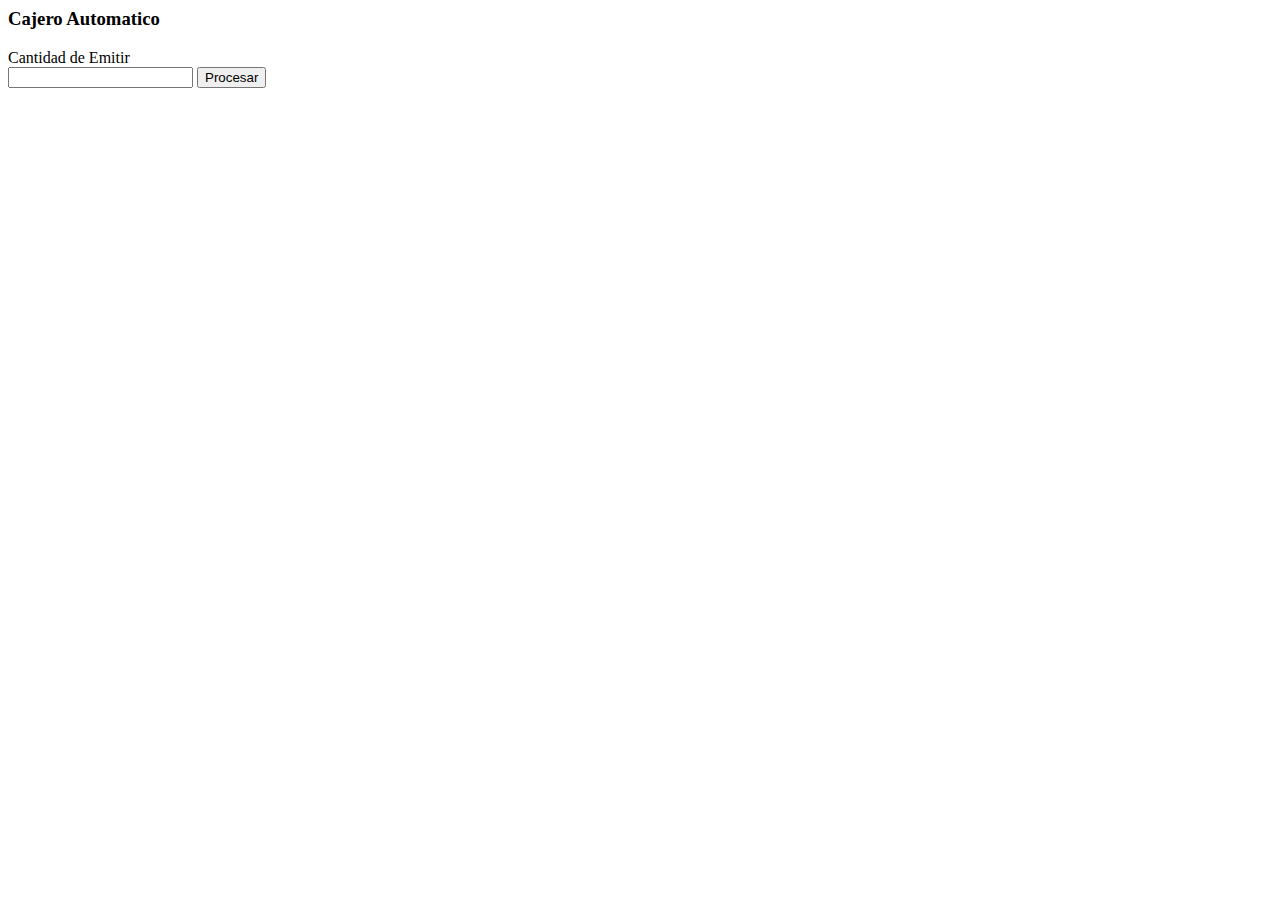
<file: Cajero_Marco/index.html>
<html>
    <title>Cajero Automatico</title>
    <header>
        <h3>Cajero Automatico</h3>
    </header>
    <body>
        <label>Cantidad de Emitir</label>
        <br/>        
        <input id="Dinero" type="number">
        <input type="button" value="Procesar" id="procesar">
    </body>
    <script type="text/javascript" src="C_A.js"></script>
</html>
</file>
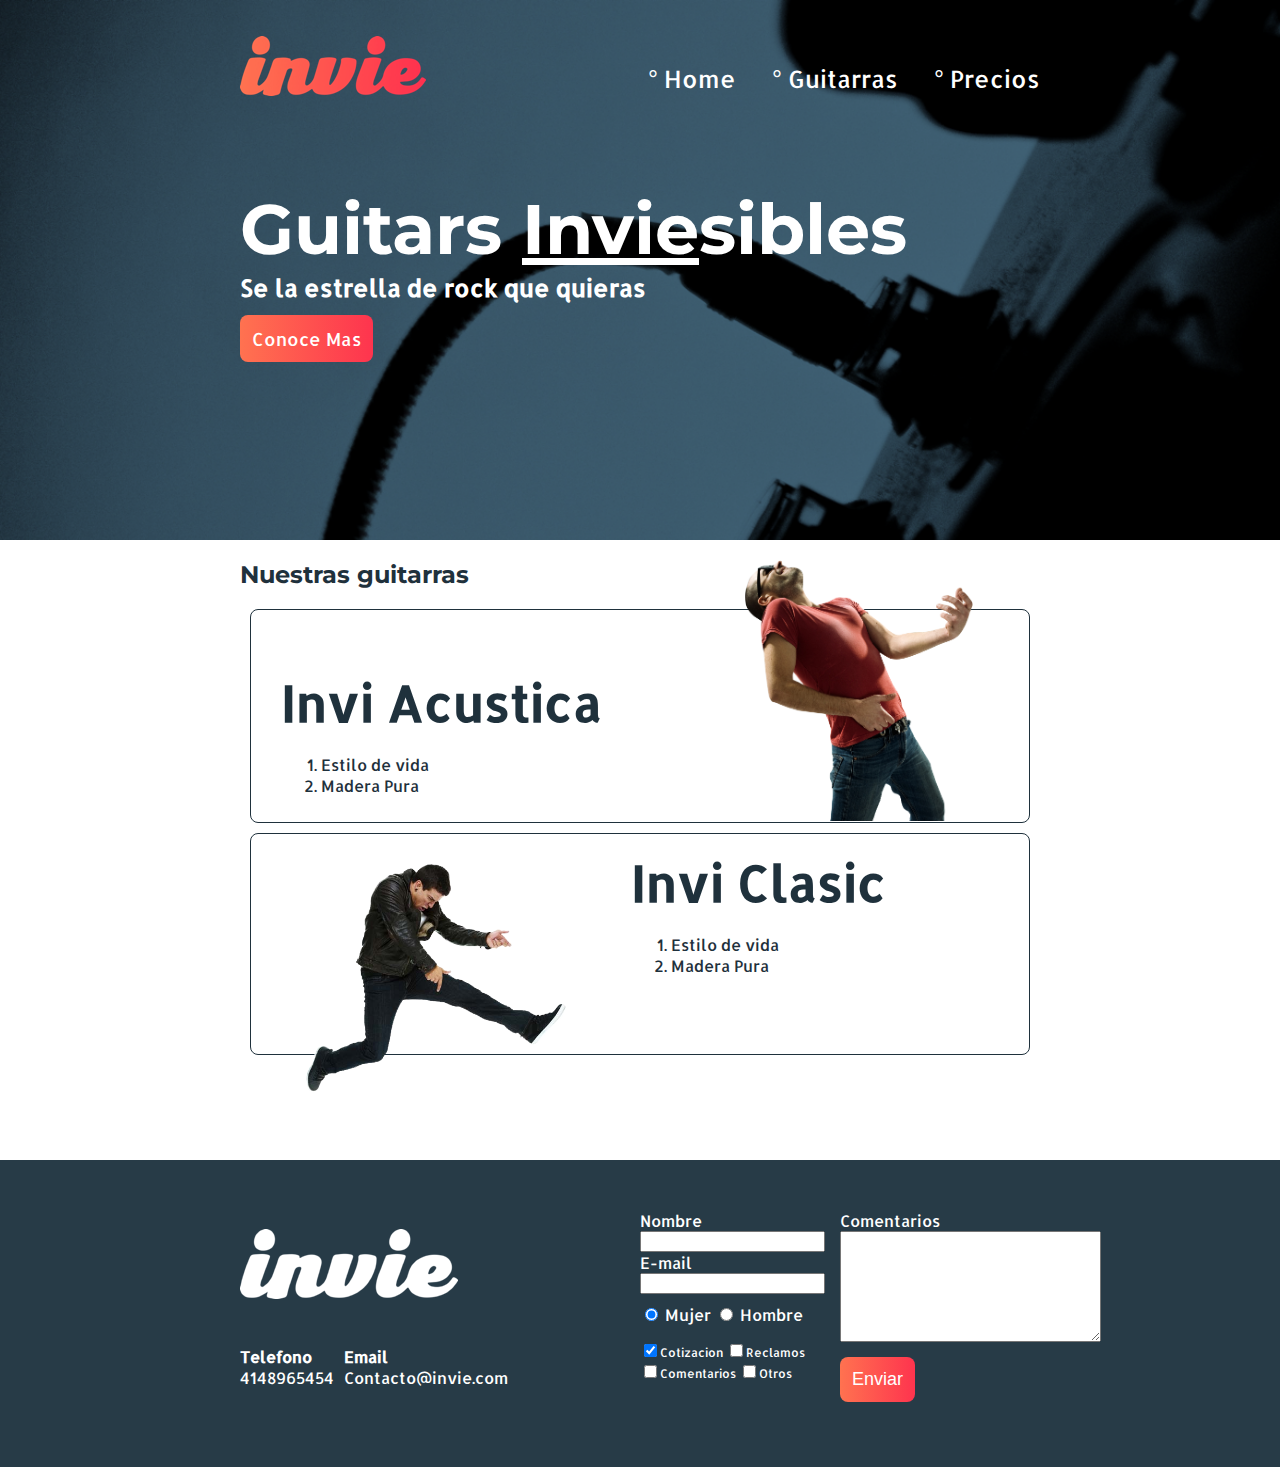
<file: guitars/index.html>
<!DOCTYPE html>
<html>
        
    <head>
        <title>
            Invi Guitars
        </title>
        <meta charset="utf-8"/>
        <link rel="stylesheet" href="css/invie.css" >
        <link href="https://fonts.googleapis.com/css?family=Montserrat:400,700|Allerta" rel="stylesheet">
        <!--estilos con etiqueta <style>
        body {
            background: blue;
        }
        </style> -->
    </head>
    <body>

        <section id="portada" class="portada">
                <header id="header" class="header contenedor" >   <!-- logotipo -->
                    <figure class="logotipo"><!-- logo --><!--style="background :red;" estilos como atributos--> 
                        <img id="crazy" src="/guitars/images/invie.png" width ="186" height="60" alt="logotipo" />
                    </figure>
                    <nav class="menu">
                        <ul>
                            <li>
                                <a href="index.html" >Home</a>
                            </li>
                            <li>
                                <a href="#guitarras">Guitarras</a>
                            </li>
                            <li>
                                <a href="precios.html">Precios</a>
                            </li>
                        </ul>
                    </nav>
                </header>
                <!-- Portada -->
            <div class="contenedor">
                <h1 class="titulo">Guitars <span>Invie</span>sibles</h1><!-- titulo  -->
                <h3 class="title-a">Se la estrella de rock que quieras</h3>
                <a class="button" href="#guitarras">Conoce Mas</a>
            </div>
            <!-- descripcion  -->
            <!-- boton -->
        </section>
        <section id="guitarras" class="guitarras contenedor" >
            <!-- guitarras -->
            <h2>Nuestras guitarras</h2>
            <article class="guitarra-a">
                <img class="right" src="/guitars/images/invie-acustica.png"width ="320" alt="invi acustica"/>
                <div class="contenedor-guitarra-a" >
                    <h3 class="title-b">Invi Acustica</h3>
                    <ol>
                        <li>Estilo de vida</li>
                        <li>Madera Pura</li>
                    </ol>
                </div>
            </article>
            <article class="guitarra-b">
                <img class="left" src="/guitars/images/invie-classic.png"width ="350"  alt="clasic"/>
                <div class="contenedor-guitarra-b" >
                    <h3 class="title-b" >Invi Clasic </h3>
                    <ol>
                        <li>Estilo  de vida</li>
                        <li>Madera Pura</li>
                    </ol>
                </div> 
            </article>
        </section>

        <footer class="footer">
            <div class="contenedor">
                <div class="contacto">
                    <img src="/guitars/images/invie-white.png" alt="logotipo blanco" />   
                    <a href="tel:+58"><strong>Telefono</strong> <span>4148965454</span></a>
                    <a href="mailto:Contacto@invie.com"><strong>Email</strong> <span>Contacto@invie.com</span></a>
                </div>
                <!-- Value=colocarle contenido por defecto
                    Placeholder=recibe el valor pero difuminado explica para que es la caja
                    for= permite en el label crear un enlace que direcciona al input text deseado mediante id
                -->
                <form class="formulario">
                    <div class="columna1">
                        <label for="nombre">Nombre</label>
                        <input type="text" required id="nombre" name="nombre"/>
                        <label for="email">E-mail</label>
                        <input type="email" required id="email" name="email"/>
                        <div class="sexo">
                            <label for="mujer">
                                <input type="radio" checked id="mujer" name="sexo" value="mujer"/> Mujer
                            </label>
                            <label for="hombre">
                                <input type="radio" id="hombre" name="sexo" value="hombre"/> Hombre
                            </label>
                        </div>
                  
                        <div class="intereses">
                            <label for="cotizacion">
                                <input type="checkbox" checked id="cotizacion" value="cotizacion" name="intereses" />Cotizacion
                            </label>
                            <label for="reclamos">
                                <input type="checkbox" id="reclamos" value="reclamos" name="intereses" />Reclamos
                            </label>
                            <label for="comentarios">
                                <input type="checkbox" id="comentarios" value="comentarios" name="intereses" />Comentarios
                            </label>
                            <label for="otros">
                                <input type="checkbox" id="otros" value="otros" name="intereses" />Otros
                            </label>
                        </div>  
                    </div>
                    <div class="columna2">
                        <label for="comentario">Comentarios</label>
                        <textarea name="comentario" id="comentario" cols="30" rows="7" ></textarea>
                        <input class="button" type="submit" value="Enviar"/>
                    </div>
                </form>
            </div>
        </footer>
    </body>
</html>
</file>
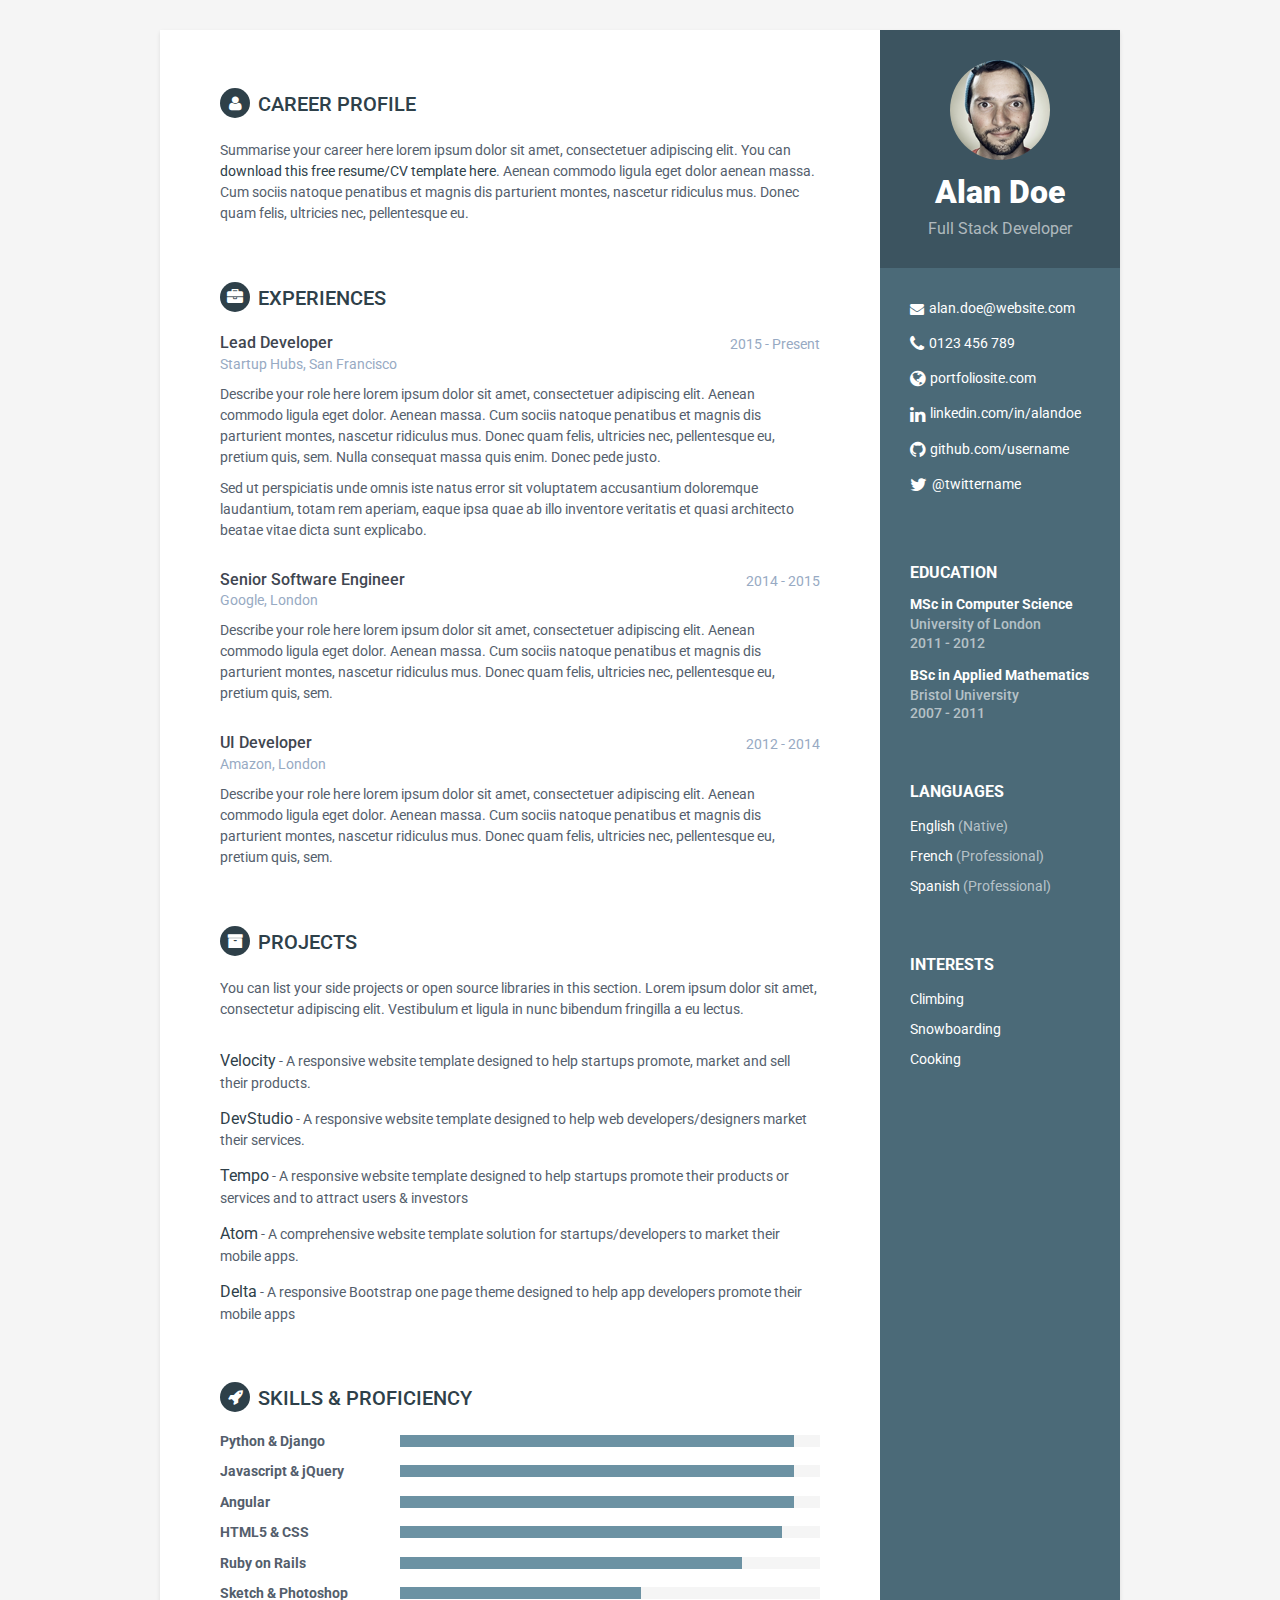
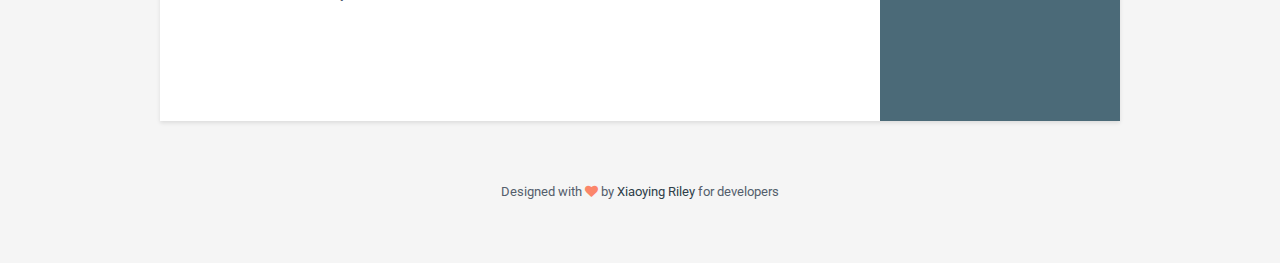
<file: orbit-v1.0/index.html>
<!DOCTYPE html>
<!--[if IE 8]> <html lang="en" class="ie8"> <![endif]-->  
<!--[if IE 9]> <html lang="en" class="ie9"> <![endif]-->  
<!--[if !IE]><!--> <html lang="en"> <!--<![endif]-->  
<head>
    <title>Responsive Resume/CV Template for Developers</title>
    <!-- Meta -->
    <meta charset="utf-8">
    <meta http-equiv="X-UA-Compatible" content="IE=edge">
    <meta name="viewport" content="width=device-width, initial-scale=1.0">
    <meta name="description" content="Responsive HTML5 Resume/CV Template for Developers">
    <meta name="author" content="Xiaoying Riley at 3rd Wave Media">    
    <link rel="shortcut icon" href="favicon.ico">  
    <link href='https://fonts.googleapis.com/css?family=Roboto:400,500,400italic,300italic,300,500italic,700,700italic,900,900italic' rel='stylesheet' type='text/css'>
    <!-- Global CSS -->
    <link rel="stylesheet" href="assets/plugins/bootstrap/css/bootstrap.min.css">   
    <!-- Plugins CSS -->
    <link rel="stylesheet" href="assets/plugins/font-awesome/css/font-awesome.css">
    
    <!-- Theme CSS -->  
    <link id="theme-style" rel="stylesheet" href="assets/css/styles.css">
    <!-- HTML5 shim and Respond.js for IE8 support of HTML5 elements and media queries -->
    <!--[if lt IE 9]>
      <script src="https://oss.maxcdn.com/html5shiv/3.7.2/html5shiv.min.js"></script>
      <script src="https://oss.maxcdn.com/respond/1.4.2/respond.min.js"></script>
    <![endif]-->
</head> 

<body>
    <div class="wrapper">
        <div class="sidebar-wrapper">
            <div class="profile-container">
                <img class="profile" src="assets/images/profile.png" alt="" />
                <h1 class="name">Alan Doe</h1>
                <h3 class="tagline">Full Stack Developer</h3>
            </div><!--//profile-container-->
            
            <div class="contact-container container-block">
                <ul class="list-unstyled contact-list">
                    <li class="email"><i class="fa fa-envelope"></i><a href="mailto: yourname@email.com">alan.doe@website.com</a></li>
                    <li class="phone"><i class="fa fa-phone"></i><a href="tel:0123 456 789">0123 456 789</a></li>
                    <li class="website"><i class="fa fa-globe"></i><a href="http://themes.3rdwavemedia.com/website-templates/free-responsive-website-template-for-developers/" target="_blank">portfoliosite.com</a></li>
                    <li class="linkedin"><i class="fa fa-linkedin"></i><a href="#" target="_blank">linkedin.com/in/alandoe</a></li>
                    <li class="github"><i class="fa fa-github"></i><a href="#" target="_blank">github.com/username</a></li>
                    <li class="twitter"><i class="fa fa-twitter"></i><a href="https://twitter.com/3rdwave_themes" target="_blank">@twittername</a></li>
                </ul>
            </div><!--//contact-container-->
            <div class="education-container container-block">
                <h2 class="container-block-title">Education</h2>
                <div class="item">
                    <h4 class="degree">MSc in Computer Science</h4>
                    <h5 class="meta">University of London</h5>
                    <div class="time">2011 - 2012</div>
                </div><!--//item-->
                <div class="item">
                    <h4 class="degree">BSc in Applied Mathematics</h4>
                    <h5 class="meta">Bristol University</h5>
                    <div class="time">2007 - 2011</div>
                </div><!--//item-->
            </div><!--//education-container-->
            
            <div class="languages-container container-block">
                <h2 class="container-block-title">Languages</h2>
                <ul class="list-unstyled interests-list">
                    <li>English <span class="lang-desc">(Native)</span></li>
                    <li>French <span class="lang-desc">(Professional)</span></li>
                    <li>Spanish <span class="lang-desc">(Professional)</span></li>
                </ul>
            </div><!--//interests-->
            
            <div class="interests-container container-block">
                <h2 class="container-block-title">Interests</h2>
                <ul class="list-unstyled interests-list">
                    <li>Climbing</li>
                    <li>Snowboarding</li>
                    <li>Cooking</li>
                </ul>
            </div><!--//interests-->
            
        </div><!--//sidebar-wrapper-->
        
        <div class="main-wrapper">
            
            <section class="section summary-section">
                <h2 class="section-title"><i class="fa fa-user"></i>Career Profile</h2>
                <div class="summary">
                    <p>Summarise your career here lorem ipsum dolor sit amet, consectetuer adipiscing elit. You can <a href="http://themes.3rdwavemedia.com/website-templates/orbit-free-resume-cv-template-for-developers/" target="_blank">download this free resume/CV template here</a>. Aenean commodo ligula eget dolor aenean massa. Cum sociis natoque penatibus et magnis dis parturient montes, nascetur ridiculus mus. Donec quam felis, ultricies nec, pellentesque eu.</p>
                </div><!--//summary-->
            </section><!--//section-->
            
            <section class="section experiences-section">
                <h2 class="section-title"><i class="fa fa-briefcase"></i>Experiences</h2>
                
                <div class="item">
                    <div class="meta">
                        <div class="upper-row">
                            <h3 class="job-title">Lead Developer</h3>
                            <div class="time">2015 - Present</div>
                        </div><!--//upper-row-->
                        <div class="company">Startup Hubs, San Francisco</div>
                    </div><!--//meta-->
                    <div class="details">
                        <p>Describe your role here lorem ipsum dolor sit amet, consectetuer adipiscing elit. Aenean commodo ligula eget dolor. Aenean massa. Cum sociis natoque penatibus et magnis dis parturient montes, nascetur ridiculus mus. Donec quam felis, ultricies nec, pellentesque eu, pretium quis, sem. Nulla consequat massa quis enim. Donec pede justo.</p>  
                        <p>Sed ut perspiciatis unde omnis iste natus error sit voluptatem accusantium doloremque laudantium, totam rem aperiam, eaque ipsa quae ab illo inventore veritatis et quasi architecto beatae vitae dicta sunt explicabo. </p>
                    </div><!--//details-->
                </div><!--//item-->
                
                <div class="item">
                    <div class="meta">
                        <div class="upper-row">
                            <h3 class="job-title">Senior Software Engineer</h3>
                            <div class="time">2014 - 2015</div>
                        </div><!--//upper-row-->
                        <div class="company">Google, London</div>
                    </div><!--//meta-->
                    <div class="details">
                        <p>Describe your role here lorem ipsum dolor sit amet, consectetuer adipiscing elit. Aenean commodo ligula eget dolor. Aenean massa. Cum sociis natoque penatibus et magnis dis parturient montes, nascetur ridiculus mus. Donec quam felis, ultricies nec, pellentesque eu, pretium quis, sem.</p>  
                        
                    </div><!--//details-->
                </div><!--//item-->
                
                <div class="item">
                    <div class="meta">
                        <div class="upper-row">
                            <h3 class="job-title">UI Developer</h3>
                            <div class="time">2012 - 2014</div>
                        </div><!--//upper-row-->
                        <div class="company">Amazon, London</div>
                    </div><!--//meta-->
                    <div class="details">
                        <p>Describe your role here lorem ipsum dolor sit amet, consectetuer adipiscing elit. Aenean commodo ligula eget dolor. Aenean massa. Cum sociis natoque penatibus et magnis dis parturient montes, nascetur ridiculus mus. Donec quam felis, ultricies nec, pellentesque eu, pretium quis, sem.</p>  
                    </div><!--//details-->
                </div><!--//item-->
                
            </section><!--//section-->
            
            <section class="section projects-section">
                <h2 class="section-title"><i class="fa fa-archive"></i>Projects</h2>
                <div class="intro">
                    <p>You can list your side projects or open source libraries in this section. Lorem ipsum dolor sit amet, consectetur adipiscing elit. Vestibulum et ligula in nunc bibendum fringilla a eu lectus.</p>
                </div><!--//intro-->
                <div class="item">
                    <span class="project-title"><a href="#hook">Velocity</a></span> - <span class="project-tagline">A responsive website template designed to help startups promote, market and sell their products.</span>
                    
                </div><!--//item-->
                <div class="item">
                    <span class="project-title"><a href="http://themes.3rdwavemedia.com/website-templates/responsive-bootstrap-theme-web-development-agencies-devstudio/" target="_blank">DevStudio</a></span> - 
                    <span class="project-tagline">A responsive website template designed to help web developers/designers market their services. </span>
                </div><!--//item-->
                <div class="item">
                    <span class="project-title"><a href="http://themes.3rdwavemedia.com/website-templates/responsive-bootstrap-theme-for-startups-tempo/" target="_blank">Tempo</a></span> - <span class="project-tagline">A responsive website template designed to help startups promote their products or services and to attract users &amp; investors</span>
                </div><!--//item-->
                <div class="item">
                    <span class="project-title"><a href="hhttp://themes.3rdwavemedia.com/website-templates/responsive-bootstrap-theme-mobile-apps-atom/" target="_blank">Atom</a></span> - <span class="project-tagline">A comprehensive website template solution for startups/developers to market their mobile apps. </span>
                </div><!--//item-->
                <div class="item">
                    <span class="project-title"><a href="http://themes.3rdwavemedia.com/website-templates/responsive-bootstrap-theme-for-mobile-apps-delta/" target="_blank">Delta</a></span> - <span class="project-tagline">A responsive Bootstrap one page theme designed to help app developers promote their mobile apps</span>
                </div><!--//item-->
            </section><!--//section-->
            
            <section class="skills-section section">
                <h2 class="section-title"><i class="fa fa-rocket"></i>Skills &amp; Proficiency</h2>
                <div class="skillset">        
                    <div class="item">
                        <h3 class="level-title">Python &amp; Django</h3>
                        <div class="level-bar">
                            <div class="level-bar-inner" data-level="98%">
                            </div>                                      
                        </div><!--//level-bar-->                                 
                    </div><!--//item-->
                    
                    <div class="item">
                        <h3 class="level-title">Javascript &amp; jQuery</h3>
                        <div class="level-bar">
                            <div class="level-bar-inner" data-level="98%">
                            </div>                                      
                        </div><!--//level-bar-->                                 
                    </div><!--//item-->
                    
                    <div class="item">
                        <h3 class="level-title">Angular</h3>
                        <div class="level-bar">
                            <div class="level-bar-inner" data-level="98%">
                            </div>                                      
                        </div><!--//level-bar-->                                 
                    </div><!--//item-->
                    
                    <div class="item">
                        <h3 class="level-title">HTML5 &amp; CSS</h3>
                        <div class="level-bar">
                            <div class="level-bar-inner" data-level="95%">
                            </div>                                      
                        </div><!--//level-bar-->                                 
                    </div><!--//item-->
                    
                    <div class="item">
                        <h3 class="level-title">Ruby on Rails</h3>
                        <div class="level-bar">
                            <div class="level-bar-inner" data-level="85%">
                            </div>                                      
                        </div><!--//level-bar-->                                 
                    </div><!--//item-->
                    
                    <div class="item">
                        <h3 class="level-title">Sketch &amp; Photoshop</h3>
                        <div class="level-bar">
                            <div class="level-bar-inner" data-level="60%">
                            </div>                                      
                        </div><!--//level-bar-->                                 
                    </div><!--//item-->
                    
                </div>  
            </section><!--//skills-section-->
            
        </div><!--//main-body-->
    </div>
 
    <footer class="footer">
        <div class="text-center">
                <!--/* This template is released under the Creative Commons Attribution 3.0 License. Please keep the attribution link below when using for your own project. Thank you for your support. :) If you'd like to use the template without the attribution, you can check out other license options via our website: themes.3rdwavemedia.com */-->
                <small class="copyright">Designed with <i class="fa fa-heart"></i> by <a href="http://themes.3rdwavemedia.com" target="_blank">Xiaoying Riley</a> for developers</small>
        </div><!--//container-->
    </footer><!--//footer-->
 
    <!-- Javascript -->          
    <script type="text/javascript" src="assets/plugins/jquery-1.11.3.min.js"></script>
    <script type="text/javascript" src="assets/plugins/bootstrap/js/bootstrap.min.js"></script>    
    <!-- custom js -->
    <script type="text/javascript" src="assets/js/main.js"></script>            
</body>
</html>
</file>
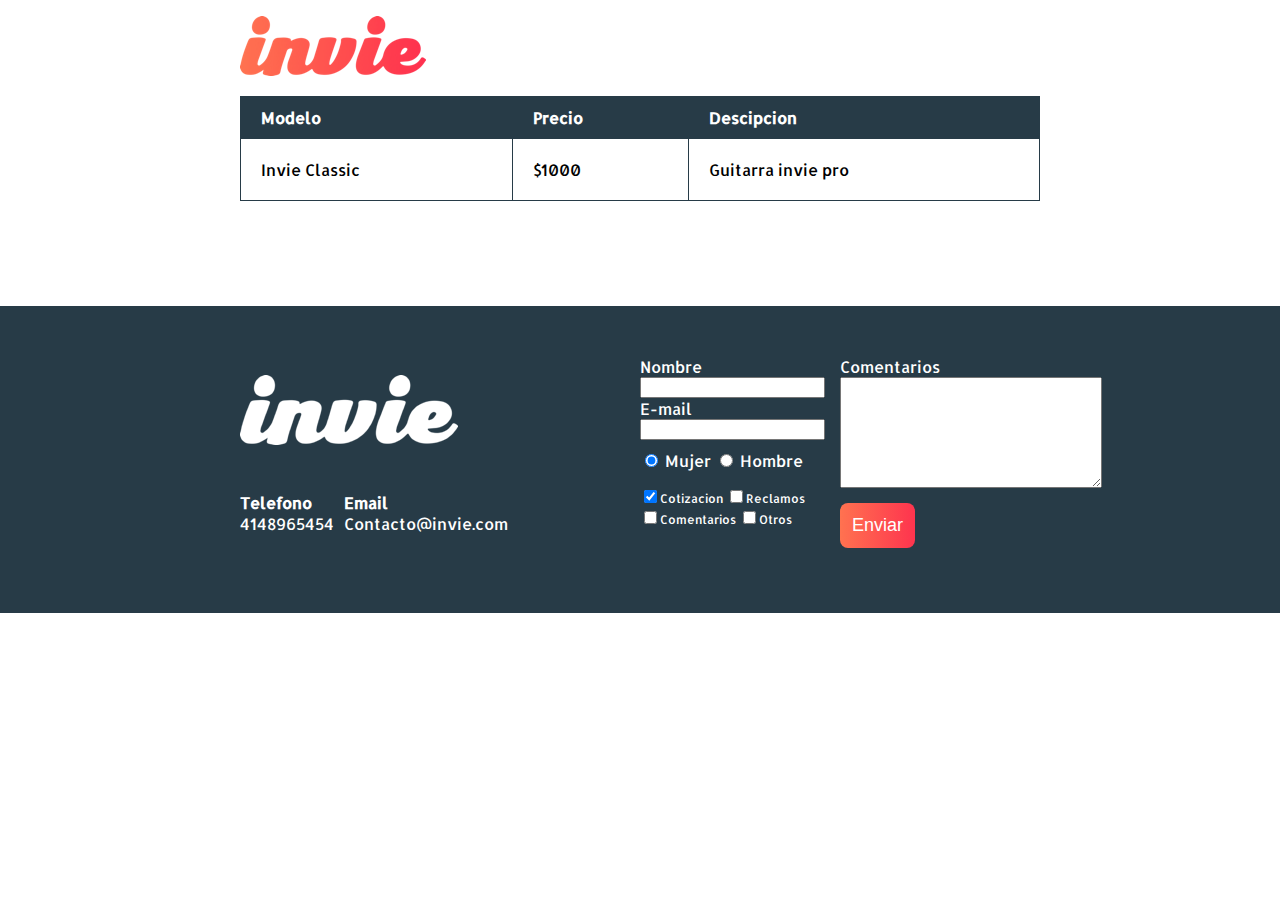
<file: guitars/precios.html>
<!DOCTYPE html>
<html lang="en">
<head>
    <title>
        Invi Guitars
    </title>
    <meta charset="utf-8"/>
    <link rel="stylesheet" href="css/invie.css" >
    <link href="https://fonts.googleapis.com/css?family=Montserrat:400,700|Allerta" rel="stylesheet">
    <!--estilos con etiqueta <style>
    body {
        background: blue;
    }
    </style> -->
</head>
<body>
        <header id="header" class="header contenedor" >   <!-- logotipo -->
            <figure class="logotipo"><!-- logo --><!--style="background :red;" estilos como atributos--> 
                <img id="crazy" src="/guitars/images/invie.png" width ="186" height="60" alt="logotipo" />
            </figure>
            <nav class="menu">
                <ul>
                    <li>
                        <a href="index.html" >Home</a>
                    </li>
                    <li>
                        <a href="index.html#guitarras">Guitarras</a>
                    </li>
                    <li>
                        <a href="precios.html">Precios</a>
                    </li>
                </ul>
            </nav>
        </header>
        
        <section class="tabla">
            <div class="contenedor">
                <table>
                    <thead>
                        <tr>
                            <th>Modelo</th>
                            <th>Precio</th>
                            <th>Descipcion</th>
                        </tr>
                    </thead>
                    <tbody>
                        <tr>
                            <td>Invie Classic</td>
                            <td>$1000</td>
                            <td>Guitarra invie pro</td>
                        </tr>
                    </tbody>
                </table>
            </div>
        </section>
        <footer class="footer">
                <div class="contenedor">
                    <div class="contacto">
                        <img src="/guitars/images/invie-white.png" alt="logotipo blanco" />   
                        <a href="tel:+58"><strong>Telefono</strong> <span>4148965454</span></a>
                        <a href="mailto:Contacto@invie.com"><strong>Email</strong> <span>Contacto@invie.com</span></a>
                    </div>
                    <!-- Value=colocarle contenido por defecto
                        Placeholder=recibe el valor pero difuminado explica para que es la caja
                        for= permite en el label crear un enlace que direcciona al input text deseado mediante id
                    -->

                    <form class="formulario">
                        <div class="columna1">
                            <label for="nombre">Nombre</label>
                            <input type="text" required id="nombre" name="nombre"/>
                            <label for="email">E-mail</label>
                            <input type="email" required id="email" name="email"/>
                            <div class="sexo">
                                <label for="mujer">
                                    <input type="radio" checked id="mujer" name="sexo" value="mujer"/> Mujer
                                </label>
                                <label for="hombre">
                                    <input type="radio" id="hombre" name="sexo" value="hombre"/> Hombre
                                </label>
                            </div>
                      
                            <div class="intereses">
                                <label for="cotizacion">
                                    <input type="checkbox" checked id="cotizacion" value="cotizacion" name="intereses" />Cotizacion
                                </label>
                                <label for="reclamos">
                                    <input type="checkbox" id="reclamos" value="reclamos" name="intereses" />Reclamos
                                </label>
                                <label for="comentarios">
                                    <input type="checkbox" id="comentarios" value="comentarios" name="intereses" />Comentarios
                                </label>
                                <label for="otros">
                                    <input type="checkbox" id="otros" value="otros" name="intereses" />Otros
                                </label>
                            </div>  
                        </div>
                        <div class="columna2">
                            <label for="comentario">Comentarios</label>
                            <textarea name="comentario" id="comentario" cols="30" rows="7" ></textarea>
                            <input class="button" type="submit" value="Enviar"/>
                        </div>
                    </form>
                </div>
            </footer>    
</body>
</html>
</file>
<file: guitars/css/invie.css>
/* font-family: 'Montserrat', sans-serif;
font-family: 'Allerta', sans-serif; 
*/
/* *{
    .guitarra.b selecto unico de 2 clases
    !important;
    considerar cascada para q no anulen estilos
    width: tamaño;
    height: tamaño;
    manesillas de relog
    padding: 10px 13px 5px 15px;
    padding-top: 10px;
    padding-left: 10px;
    padding-right: 10px;
    padding-bottom: 5px;
   
    padding: 10px ;
    margin: 10px 13px 5px 15px;
    margin-top: 10px;
    margin-left: 10px;
    margin-right: 10px;
    margin-bottom: 5px;
    
    margin: 10px;
    border: 2px solid red;
   posicion relativa permite manejarse dentro de la caja
   posicion absoluta depende del primer posicion padre q encuentre para determinar su lugar
    posicion fixed establece dentro del naevegador fijo
    text-decoration permite quitarle el subrayado
    display: flex;
    distribuir horizontalmente el contenido
    por defecto es flex-start
                   flex-end
                   center
                   space-around
                   space-between

    justify-content:
    cuando se junte pase uno abajo de la otra
    tiene por defecto nowrap; no permite q caigan
    pero cuando se deja wrap el contenido cuando se ponga pequeña
    el navegador comenzara a caer ordenadamente
    flex-wrap:
    tambien se puede decidir si el cotenido puede estar en fila o colimna
    flex-direction: column o row;
    align-items: center; ajustar contenido de forma central
    aling-vertical: middle
    animaciones hover seudo clase
    transition: 1s; tiempo de movimiento
    transform:sacle (1,5); crecimiento de un elemento
              : translateY(100px); para mover un elento a un determinado lugar
               :rotate
               :sked(sesgado)
                :tanslate3d(X,Y,Z PROFUNDIDAD)para el eje Z body debe tener perspective:
              cursor: pointer;
    background: linear-gradient(to left,#fe344e,#ff7250);
            } */

body {
    font-family: 'Allerta', sans-serif;   
    margin: 0;
}

.titulo {
    font-size: 70px;
    font-family: 'Montserrat', sans-serif;
    margin-bottom: 0;
    margin-top: 70px;
}

.titulo span {
    text-decoration: underline;
}

.menu a{
    color: white;
    text-decoration: none;
}
.title-a {
    font-size: 24px;
    margin-top: 0;
}

.title-b {
    font-size: 50px;
    margin-bottom: 20px;
}

.guitarras h2 {
    font-size: 35 px;
    font-family: 'Montserrat', sans-serif;
}

.portada {
    background-image: url('/guitars/images/background.png');
    background-size: cover;
    color: white ;
    padding: 20px;
    height: 500px;
   
}

.portada button {
    margin-bottom: 70px;
}

.guitarras {
    color: #1F313C;
   
    
}

.menu {
    font-size: 24px;
    display: inline-block;
    position: absolute;
    right: 0;   
}

.menu li {
    display: inline-block;
    margin-left: 30px;
}

.menu li:before {
    content: '°';
    font-size: 25px;
    line-height: 68px;
    color:white;
}

.logotipo {
    display: inline-block;
    margin-left: 0;
    /*permite ya usar propiedades de los bloques  padding,border,margin*/
    
}

.header {
    position: relative;
    
}

.contenedor {
    width: 800px;
    margin: auto;
}

.right {
    float: right;
    position: relative;
    top: -119px;
}

.left {
    float: left;
    position: relative;
    top: 8px;
}

.guitarra ol {
    padding: 0;
}

.contenedor-guitarra-a {
    padding-left: 20px;
}

.guitarra-a {
    padding: 10px;
    margin: 10px;
    /* overflow: hidden; */
    border: 1px solid;  
    color: #1F313C;
    border-radius: 8px;
}

.guitarra-b {
    padding: 10px;
    margin: 10px;
    /* overflow: hidden; */
    border: 1px solid;  
    color: #1F313C;
    height: 200px;
    border-radius: 8px;
 
    
}

.contenedor-guitarra-b {
    margin-left: 370px;
    position: relative;
    bottom: 90px;
}

.button{
    border-radius: 8px;
    color: white;
    background: #fd324e;
    border: none;
    padding: 12px;
    font-size: 18px;
    text-decoration: none;
    cursor: pointer;
    background: linear-gradient(to left,#fe344e,#ff7250);
}

.footer {
    background: #273b47;
    margin-top: 105px;
    padding: 50px 10px;
}

.contacto img {
    display: block;
}

.contacto strong {
    display: block;
}

.contacto a {
    color: white;
    text-decoration: none;
    margin: 10px 10px 10px 0;
}

.contacto {
    display: flex;
    width: 300px;
    flex-wrap: wrap;
    align-items: center;
}

.footer .contenedor {
    display: flex;
    justify-content: space-between;
}

.formulario {
    display: flex;
    width: 400px;
    color: white;

}

.columna1, .columna2 {
    display: flex;
    flex-direction: column;
}

.columna1 {
    margin-right: 15px;
}

.intereses label{
    font-size: 12px;
}

.formulario, .sexo, .intereses {
    margin-bottom: 15px;
}

.sexo {
    margin-top: 10px;
}

.columna2 {
    align-items: flex-start;
}

.columna2 .button {
    margin-top: 15px;
}

table {
    width: 100%;
}

input, textarea {
    outline: 0;
}

input:focus, textarea:focus {
    background: lightgrey;
}

th {
    background: #273b47;
    color: white;
    text-align: left;
    
}

th { 
    padding: 10px 20px;
    
}

td {
    padding: 20px;
}

table, td, th {

    border: 1px solid #273b47;
    border-collapse: collapse;

}
</file>
<file: orbit-v1.0/assets/css/styles.css>
/*   
 * Template Name: Orbit - Responsive Resume/CV Template for Developers
 * Version: 1.0
 * Author: Xiaoying Riley
 * Twitter: @3rdwave_themes
 * License: Creative Commons Attribution 3.0 License
 * Website: http://themes.3rdwavemedia.com/
*/
/* styles-6.css */
/* ======= Base ======= */
body {
  font-family: 'Roboto', sans-serif;
  color: #545E6C;
  background: #f5f5f5;
  font-size: 14px;
  padding: 30px;
  -webkit-font-smoothing: antialiased;
  -moz-osx-font-smoothing: grayscale;
}
h1,
h2,
h3,
h4,
h5,
h6 {
  font-weight: 700;
}
a {
  color: #2e4049;
  -webkit-transition: all 0.4s ease-in-out;
  -moz-transition: all 0.4s ease-in-out;
  -ms-transition: all 0.4s ease-in-out;
  -o-transition: all 0.4s ease-in-out;
}
a:hover {
  text-decoration: underline;
  color: #10171a;
}
a:focus {
  text-decoration: none;
}
p {
  line-height: 1.5;
}
.wrapper {
  background: #4B6A78;
  max-width: 960px;
  margin: 0 auto;
  position: relative;
  -webkit-box-shadow: 0px 2px 4px rgba(0, 0, 0, 0.1);
  -moz-box-shadow: 0px 2px 4px rgba(0, 0, 0, 0.1);
  box-shadow: 0px 2px 4px rgba(0, 0, 0, 0.1);
}
.sidebar-wrapper {
  background: #4B6A78;
  position: absolute;
  right: 0;
  width: 240px;
  height: 100%;
  min-height: 800px;
  color: #fff;
}
.sidebar-wrapper a {
  color: #fff;
}
.sidebar-wrapper .profile-container {
  padding: 30px;
  background: rgba(0, 0, 0, 0.2);
  text-align: center;
  color: #fff;
}
.sidebar-wrapper .name {
  font-size: 32px;
  font-weight: 900;
  margin-top: 0;
  margin-bottom: 10px;
}
.sidebar-wrapper .tagline {
  color: rgba(255, 255, 255, 0.6);
  font-size: 16px;
  font-weight: 400;
  margin-top: 0;
  margin-bottom: 0;
}
.sidebar-wrapper .profile {
  margin-bottom: 15px;
}
.sidebar-wrapper .contact-list .fa {
  margin-right: 5px;
  font-size: 18px;
  vertical-align: middle;
}
.sidebar-wrapper .contact-list li {
  margin-bottom: 15px;
}
.sidebar-wrapper .contact-list li:last-child {
  margin-bottom: 0;
}
.sidebar-wrapper .contact-list .email .fa {
  font-size: 14px;
}
.sidebar-wrapper .container-block {
  padding: 30px;
}
.sidebar-wrapper .container-block-title {
  text-transform: uppercase;
  font-size: 16px;
  font-weight: 700;
  margin-top: 0;
  margin-bottom: 15px;
}
.sidebar-wrapper .degree {
  font-size: 14px;
  margin-top: 0;
  margin-bottom: 5px;
}
.sidebar-wrapper .education-container .item {
  margin-bottom: 15px;
}
.sidebar-wrapper .education-container .item:last-child {
  margin-bottom: 0;
}
.sidebar-wrapper .education-container .meta {
  color: rgba(255, 255, 255, 0.6);
  font-weight: 500;
  margin-bottom: 0px;
  margin-top: 0;
}
.sidebar-wrapper .education-container .time {
  color: rgba(255, 255, 255, 0.6);
  font-weight: 500;
  margin-bottom: 0px;
}
.sidebar-wrapper .languages-container .lang-desc {
  color: rgba(255, 255, 255, 0.6);
}
.sidebar-wrapper .languages-list {
  margin-bottom: 0;
}
.sidebar-wrapper .languages-list li {
  margin-bottom: 10px;
}
.sidebar-wrapper .languages-list li:last-child {
  margin-bottom: 0;
}
.sidebar-wrapper .interests-list {
  margin-bottom: 0;
}
.sidebar-wrapper .interests-list li {
  margin-bottom: 10px;
}
.sidebar-wrapper .interests-list li:last-child {
  margin-bottom: 0;
}
.main-wrapper {
  background: #fff;
  padding: 60px;
  padding-right: 300px;
}
.main-wrapper .section-title {
  text-transform: uppercase;
  font-size: 20px;
  font-weight: 500;
  color: #2e4049;
  position: relative;
  margin-top: 0;
  margin-bottom: 20px;
}
.main-wrapper .section-title .fa {
  width: 30px;
  height: 30px;
  margin-right: 8px;
  display: inline-block;
  color: #fff;
  -webkit-border-radius: 50%;
  -moz-border-radius: 50%;
  -ms-border-radius: 50%;
  -o-border-radius: 50%;
  border-radius: 50%;
  -moz-background-clip: padding;
  -webkit-background-clip: padding-box;
  background-clip: padding-box;
  background: #2e4049;
  text-align: center;
  padding-top: 8px;
  font-size: 16px;
  position: relative;
  top: -2px;
}
.main-wrapper .section {
  margin-bottom: 60px;
}
.main-wrapper .experiences-section .item {
  margin-bottom: 30px;
}
.main-wrapper .upper-row {
  position: relative;
  overflow: hidden;
  margin-bottom: 2px;
}
.main-wrapper .job-title {
  color: #3F4650;
  font-size: 16px;
  margin-top: 0;
  margin-bottom: 0;
  font-weight: 500;
}
.main-wrapper .time {
  position: absolute;
  right: 0;
  top: 0;
  color: #97AAC3;
}
.main-wrapper .company {
  margin-bottom: 10px;
  color: #97AAC3;
}
.main-wrapper .project-title {
  font-size: 16px;
  font-weight: 400;
  margin-top: 0;
  margin-bottom: 5px;
}
.main-wrapper .projects-section .intro {
  margin-bottom: 30px;
}
.main-wrapper .projects-section .item {
  margin-bottom: 15px;
}
.skillset .item {
  margin-bottom: 15px;
  overflow: hidden;
}
.skillset .level-title {
  font-size: 14px;
  margin-top: 0;
  margin-bottom: 12px;
}
.skillset .level-bar {
  height: 12px;
  background: #f5f5f5;
}
.skillset .level-bar-inner {
  height: 12px;
  background: #6c92a3;
}
.footer {
  padding: 30px;
  padding-top: 60px;
}
.footer .copyright {
  line-height: 1.6;
  color: #545E6C;
  font-size: 13px;
}
.footer .fa-heart {
  color: #fb866a;
}
/* Extra small devices (phones, less than 768px) */
@media (max-width: 767px) {
  .sidebar-wrapper {
    position: static;
    width: inherit;
  }
  .main-wrapper {
    padding: 30px;
  }
  .main-wrapper .time {
    position: static;
    display: block;
    margin-top: 5px;
  }
  .main-wrapper .upper-row {
    margin-bottom: 0;
  }
}
/* Small devices (tablets, 768px and up) */
/* Medium devices (desktops, 992px and up) */
@media (min-width: 992px) {
  .skillset .level-title {
    display: inline-block;
    float: left;
    width: 30%;
    margin-bottom: 0;
  }
  .skillset .level-bar {
    display: inline-block;
    width: 70%;
    float: left;
    position: relative;
    top: 1px;
  }
}
/* Large devices (large desktops, 1200px and up) */
/* Ex-Large devices (large desktops, 1200px and up) */
</file>
